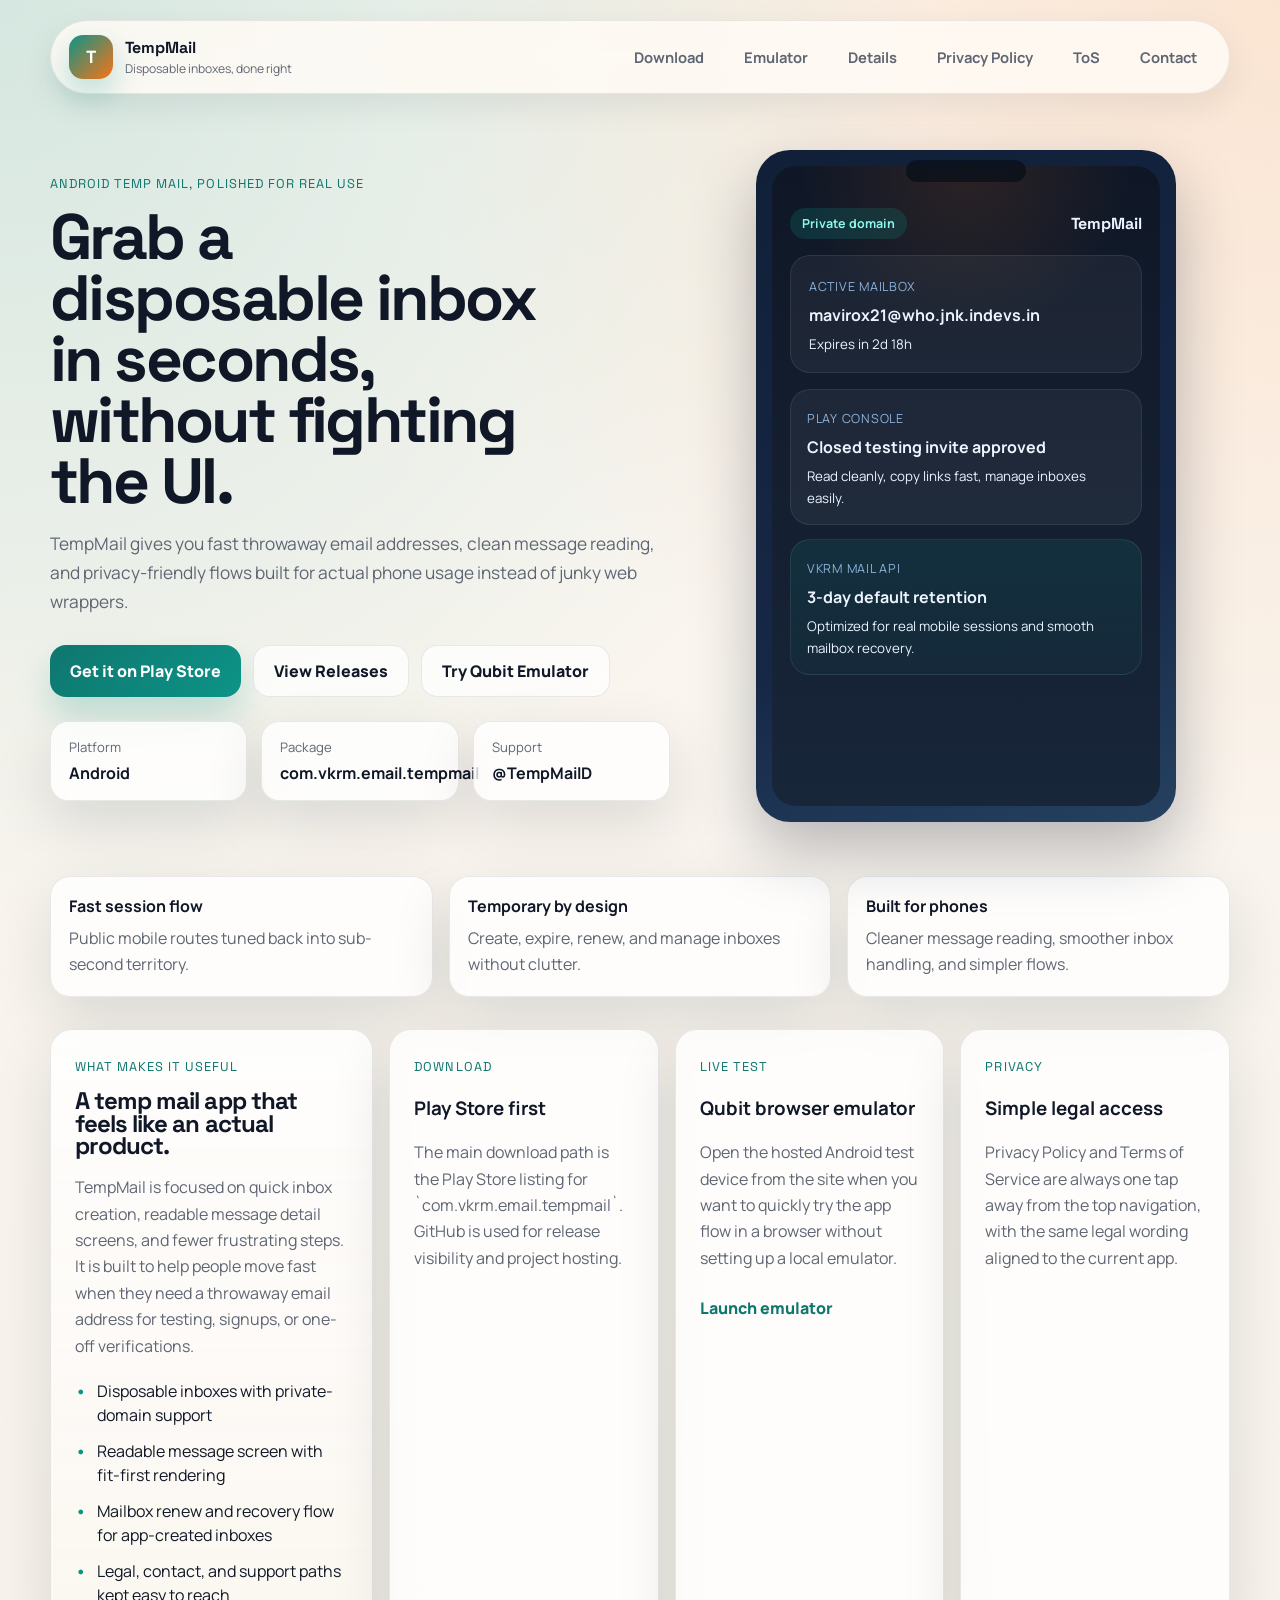
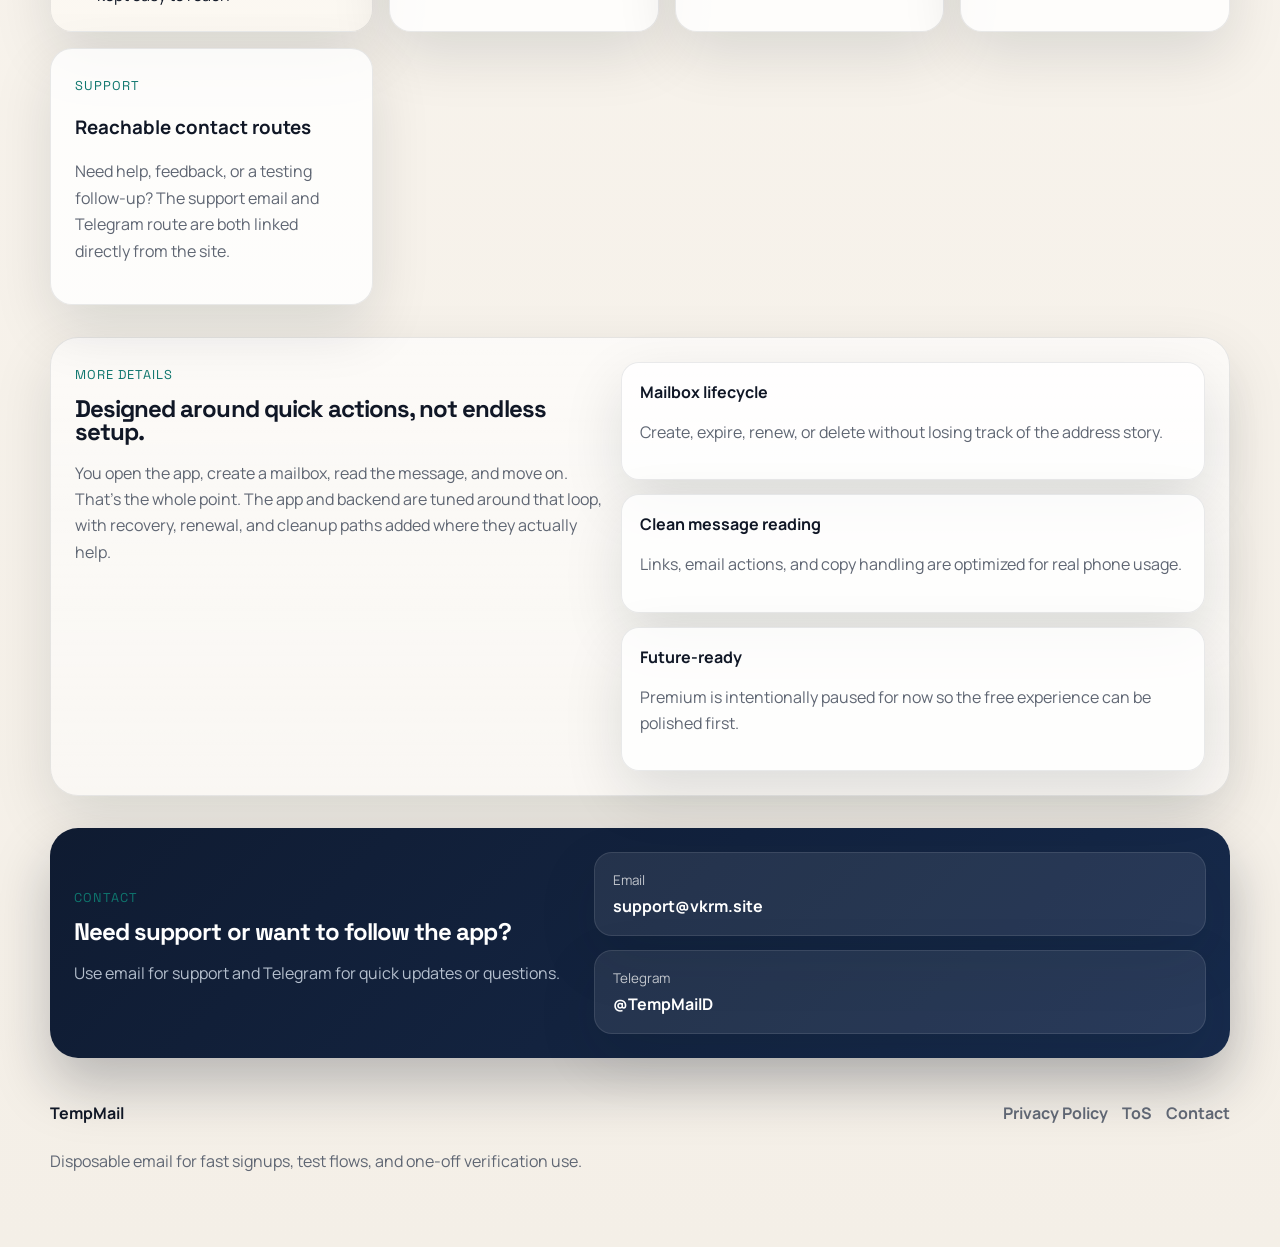
<file: index.html>
<!doctype html>
<html lang="en">
  <head>
    <meta charset="UTF-8" />
    <meta name="viewport" content="width=device-width, initial-scale=1.0" />
    <title>TempMail | Fast Temporary Email for Android</title>
    <meta
      name="description"
      content="TempMail is a fast Android temporary email app with disposable inboxes, smooth message reading, privacy-first design, and instant Play Store access."
    />
    <meta property="og:title" content="TempMail | Fast Temporary Email for Android" />
    <meta
      property="og:description"
      content="Disposable email addresses, smooth inbox handling, and a clean Android experience."
    />
    <meta property="og:type" content="website" />
    <meta property="theme-color" content="#0e1726" />
    <link rel="preconnect" href="https://fonts.googleapis.com" />
    <link rel="preconnect" href="https://fonts.gstatic.com" crossorigin />
    <link
      href="https://fonts.googleapis.com/css2?family=Manrope:wght@400;500;600;700;800&family=Space+Grotesk:wght@500;700&display=swap"
      rel="stylesheet"
    />
    <link rel="icon" href="assets/favicon.svg" type="image/svg+xml" />
    <link rel="stylesheet" href="styles.css" />
  </head>
  <body>
    <div class="site-shell">
      <header class="topbar">
        <a class="brand" href="index.html" aria-label="TempMail home">
          <span class="brand-mark">T</span>
          <span class="brand-copy">
            <strong>TempMail</strong>
            <small>Disposable inboxes, done right</small>
          </span>
        </a>

        <button class="menu-toggle" type="button" aria-label="Toggle menu" data-menu-toggle>
          <span></span>
          <span></span>
          <span></span>
        </button>

        <nav class="nav" data-nav>
          <a href="#download">Download</a>
          <a href="https://vkrm1y.vkrm.site/phone" target="_blank" rel="noreferrer">Emulator</a>
          <a href="#details">Details</a>
          <a href="privacy-policy.html">Privacy Policy</a>
          <a href="terms-of-service.html">ToS</a>
          <a href="#contact">Contact</a>
        </nav>
      </header>

      <main>
        <section class="hero">
          <div class="hero-copy">
            <span class="eyebrow">Android temp mail, polished for real use</span>
            <h1>Grab a disposable inbox in seconds, without fighting the UI.</h1>
            <p class="lead">
              TempMail gives you fast throwaway email addresses, clean message reading, and
              privacy-friendly flows built for actual phone usage instead of junky web wrappers.
            </p>

            <div class="cta-row" id="download">
              <a
                class="button button-primary"
                href="https://play.google.com/store/apps/details?id=com.vkrm.email.tempmail"
                target="_blank"
                rel="noreferrer"
              >
                Get it on Play Store
              </a>
              <a
                class="button button-secondary"
                href="https://github.com/vkrmv121/TempMail-App/releases"
                target="_blank"
                rel="noreferrer"
              >
                View Releases
              </a>
              <a
                class="button button-secondary"
                href="https://vkrm1y.vkrm.site/phone"
                target="_blank"
                rel="noreferrer"
              >
                Try Qubit Emulator
              </a>
            </div>

            <div class="meta-row">
              <article class="meta-card">
                <span>Platform</span>
                <strong>Android</strong>
              </article>
              <article class="meta-card">
                <span>Package</span>
                <strong>com.vkrm.email.tempmail</strong>
              </article>
              <article class="meta-card">
                <span>Support</span>
                <strong>@TempMailD</strong>
              </article>
            </div>
          </div>

          <div class="hero-preview" aria-hidden="true">
            <div class="device">
              <div class="device-notch"></div>
              <div class="device-screen">
                <div class="screen-header">
                  <span class="pill">Private domain</span>
                  <span class="screen-title">TempMail</span>
                </div>
                <div class="mail-card mail-card-main">
                  <span class="mail-label">Active mailbox</span>
                  <strong>mavirox21@who.jnk.indevs.in</strong>
                  <small>Expires in 2d 18h</small>
                </div>
                <div class="message-stack">
                  <article class="message-card">
                    <span class="message-source">Play Console</span>
                    <strong>Closed testing invite approved</strong>
                    <small>Read cleanly, copy links fast, manage inboxes easily.</small>
                  </article>
                  <article class="message-card accent">
                    <span class="message-source">VKRM Mail API</span>
                    <strong>3-day default retention</strong>
                    <small>Optimized for real mobile sessions and smooth mailbox recovery.</small>
                  </article>
                </div>
              </div>
            </div>
          </div>
        </section>

        <section class="stat-strip">
          <article>
            <strong>Fast session flow</strong>
            <span>Public mobile routes tuned back into sub-second territory.</span>
          </article>
          <article>
            <strong>Temporary by design</strong>
            <span>Create, expire, renew, and manage inboxes without clutter.</span>
          </article>
          <article>
            <strong>Built for phones</strong>
            <span>Cleaner message reading, smoother inbox handling, and simpler flows.</span>
          </article>
        </section>

        <section class="details-grid" id="details">
          <article class="feature-card feature-card-large">
            <span class="card-kicker">What makes it useful</span>
            <h2>A temp mail app that feels like an actual product.</h2>
            <p>
              TempMail is focused on quick inbox creation, readable message detail screens, and
              fewer frustrating steps. It is built to help people move fast when they need a
              throwaway email address for testing, signups, or one-off verifications.
            </p>
            <ul class="check-list">
              <li>Disposable inboxes with private-domain support</li>
              <li>Readable message screen with fit-first rendering</li>
              <li>Mailbox renew and recovery flow for app-created inboxes</li>
              <li>Legal, contact, and support paths kept easy to reach</li>
            </ul>
          </article>

          <article class="feature-card">
            <span class="card-kicker">Download</span>
            <h3>Play Store first</h3>
            <p>
              The main download path is the Play Store listing for `com.vkrm.email.tempmail`. GitHub is
              used for release visibility and project hosting.
            </p>
          </article>

          <article class="feature-card">
            <span class="card-kicker">Live test</span>
            <h3>Qubit browser emulator</h3>
            <p>
              Open the hosted Android test device from the site when you want to quickly try the
              app flow in a browser without setting up a local emulator.
            </p>
            <a
              class="inline-link"
              href="https://vkrm1y.vkrm.site/phone"
              target="_blank"
              rel="noreferrer"
            >
              Launch emulator
            </a>
          </article>

          <article class="feature-card">
            <span class="card-kicker">Privacy</span>
            <h3>Simple legal access</h3>
            <p>
              Privacy Policy and Terms of Service are always one tap away from the top navigation,
              with the same legal wording aligned to the current app.
            </p>
          </article>

          <article class="feature-card">
            <span class="card-kicker">Support</span>
            <h3>Reachable contact routes</h3>
            <p>
              Need help, feedback, or a testing follow-up? The support email and Telegram route are
              both linked directly from the site.
            </p>
          </article>
        </section>

        <section class="showcase">
          <div class="showcase-copy">
            <span class="card-kicker">More details</span>
            <h2>Designed around quick actions, not endless setup.</h2>
            <p>
              You open the app, create a mailbox, read the message, and move on. That’s the whole
              point. The app and backend are tuned around that loop, with recovery, renewal, and
              cleanup paths added where they actually help.
            </p>
          </div>

          <div class="showcase-panels">
            <article class="mini-panel">
              <strong>Mailbox lifecycle</strong>
              <p>Create, expire, renew, or delete without losing track of the address story.</p>
            </article>
            <article class="mini-panel">
              <strong>Clean message reading</strong>
              <p>Links, email actions, and copy handling are optimized for real phone usage.</p>
            </article>
            <article class="mini-panel">
              <strong>Future-ready</strong>
              <p>Premium is intentionally paused for now so the free experience can be polished first.</p>
            </article>
          </div>
        </section>

        <section class="contact-band" id="contact">
          <div>
            <span class="card-kicker">Contact</span>
            <h2>Need support or want to follow the app?</h2>
            <p>Use email for support and Telegram for quick updates or questions.</p>
          </div>

          <div class="contact-actions">
            <a class="contact-card" href="mailto:support@vkrm.site?subject=TempMail%20Support">
              <span>Email</span>
              <strong>support@vkrm.site</strong>
            </a>
            <a
              class="contact-card"
              href="https://tempmailD.t.me"
              target="_blank"
              rel="noreferrer"
            >
              <span>Telegram</span>
              <strong>@TempMailD</strong>
            </a>
          </div>
        </section>
      </main>

      <footer class="footer">
        <div>
          <strong>TempMail</strong>
          <p>Disposable email for fast signups, test flows, and one-off verification use.</p>
        </div>

        <nav class="footer-links" aria-label="Footer links">
          <a href="privacy-policy.html">Privacy Policy</a>
          <a href="terms-of-service.html">ToS</a>
          <a href="#contact">Contact</a>
        </nav>
      </footer>
    </div>

    <script src="script.js"></script>
  </body>
</html>
</file>
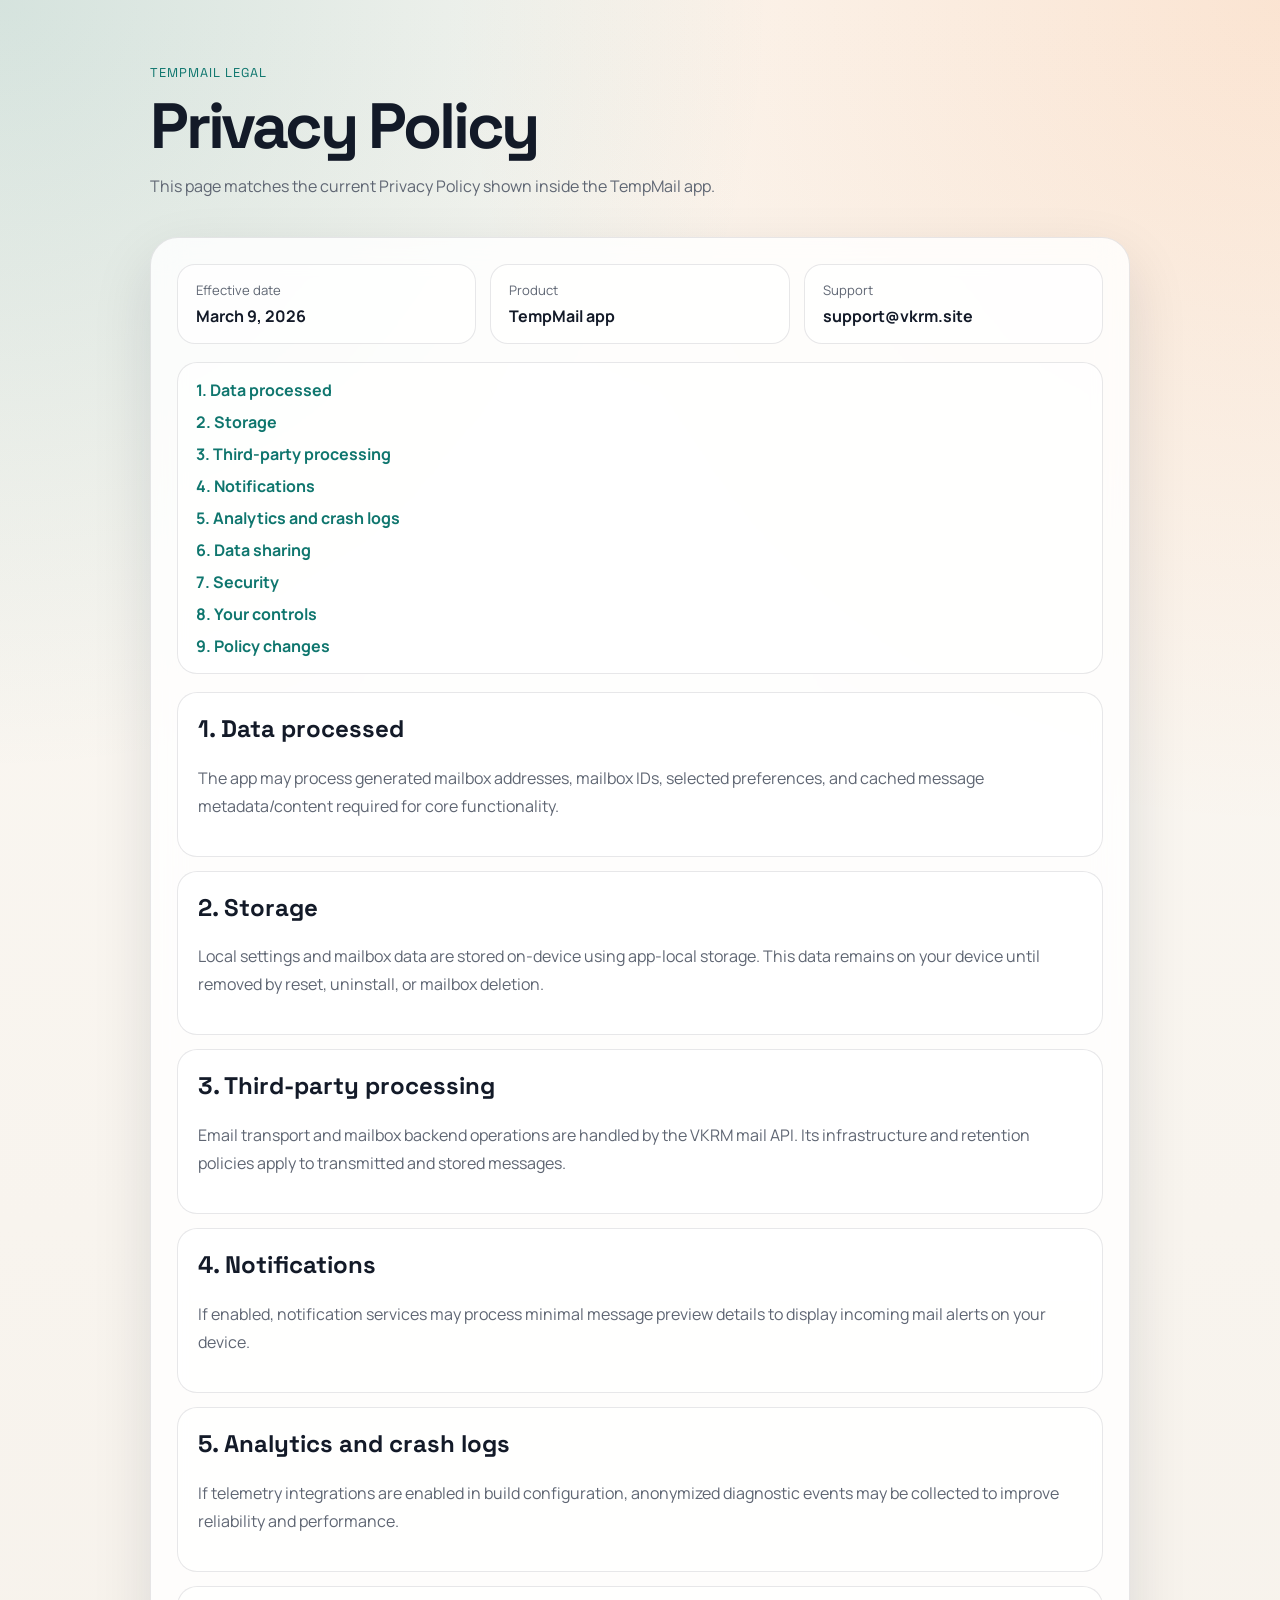
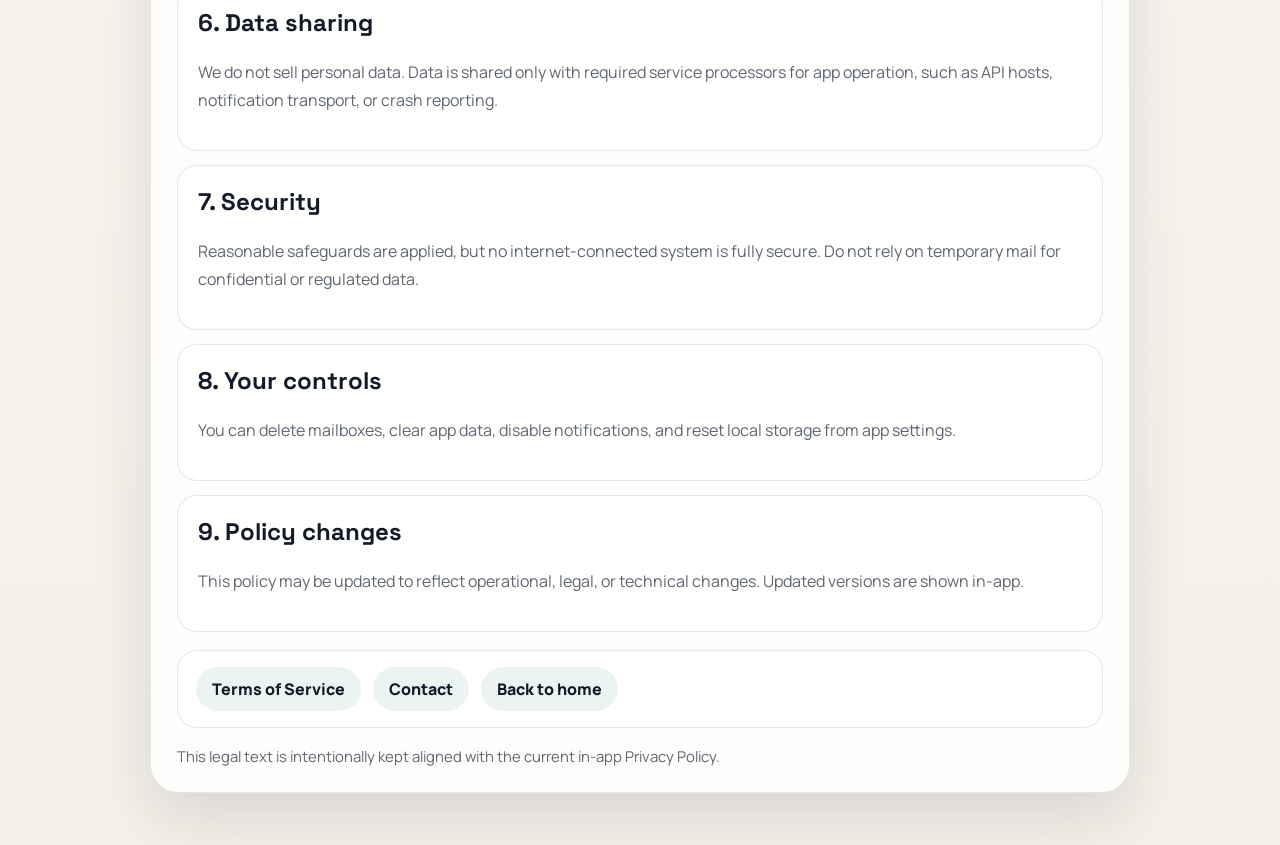
<file: privacy-policy.html>
<!doctype html>
<html lang="en">
  <head>
    <meta charset="UTF-8" />
    <meta name="viewport" content="width=device-width, initial-scale=1.0" />
    <title>TempMail Privacy Policy</title>
    <meta
      name="description"
      content="Privacy Policy for the TempMail app, aligned with the in-app legal dialog."
    />
    <link rel="preconnect" href="https://fonts.googleapis.com" />
    <link rel="preconnect" href="https://fonts.gstatic.com" crossorigin />
    <link
      href="https://fonts.googleapis.com/css2?family=Manrope:wght@400;500;600;700;800&family=Space+Grotesk:wght@500;700&display=swap"
      rel="stylesheet"
    />
    <link rel="icon" href="assets/favicon.svg" type="image/svg+xml" />
    <link rel="stylesheet" href="legal.css" />
  </head>
  <body>
    <main class="page">
      <header class="hero">
        <span class="eyebrow">TempMail Legal</span>
        <h1>Privacy Policy</h1>
        <p class="subtitle">
          This page matches the current Privacy Policy shown inside the TempMail app.
        </p>
      </header>

      <section class="panel">
        <div class="meta">
          <article class="meta-card">
            <span>Effective date</span>
            <strong>March 9, 2026</strong>
          </article>
          <article class="meta-card">
            <span>Product</span>
            <strong>TempMail app</strong>
          </article>
          <article class="meta-card">
            <span>Support</span>
            <strong>support@vkrm.site</strong>
          </article>
        </div>

        <nav class="toc" aria-label="Privacy sections">
          <a href="#data-processed">1. Data processed</a>
          <a href="#storage">2. Storage</a>
          <a href="#third-party-processing">3. Third-party processing</a>
          <a href="#notifications">4. Notifications</a>
          <a href="#analytics-crash-logs">5. Analytics and crash logs</a>
          <a href="#data-sharing">6. Data sharing</a>
          <a href="#security">7. Security</a>
          <a href="#your-controls">8. Your controls</a>
          <a href="#policy-changes">9. Policy changes</a>
        </nav>

        <section class="section" id="data-processed">
          <h2>1. Data processed</h2>
          <p>
            The app may process generated mailbox addresses, mailbox IDs, selected preferences, and
            cached message metadata/content required for core functionality.
          </p>
        </section>

        <section class="section" id="storage">
          <h2>2. Storage</h2>
          <p>
            Local settings and mailbox data are stored on-device using app-local storage. This data
            remains on your device until removed by reset, uninstall, or mailbox deletion.
          </p>
        </section>

        <section class="section" id="third-party-processing">
          <h2>3. Third-party processing</h2>
          <p>
            Email transport and mailbox backend operations are handled by the VKRM mail API. Its
            infrastructure and retention policies apply to transmitted and stored messages.
          </p>
        </section>

        <section class="section" id="notifications">
          <h2>4. Notifications</h2>
          <p>
            If enabled, notification services may process minimal message preview details to display
            incoming mail alerts on your device.
          </p>
        </section>

        <section class="section" id="analytics-crash-logs">
          <h2>5. Analytics and crash logs</h2>
          <p>
            If telemetry integrations are enabled in build configuration, anonymized diagnostic
            events may be collected to improve reliability and performance.
          </p>
        </section>

        <section class="section" id="data-sharing">
          <h2>6. Data sharing</h2>
          <p>
            We do not sell personal data. Data is shared only with required service processors for
            app operation, such as API hosts, notification transport, or crash reporting.
          </p>
        </section>

        <section class="section" id="security">
          <h2>7. Security</h2>
          <p>
            Reasonable safeguards are applied, but no internet-connected system is fully secure. Do
            not rely on temporary mail for confidential or regulated data.
          </p>
        </section>

        <section class="section" id="your-controls">
          <h2>8. Your controls</h2>
          <p>
            You can delete mailboxes, clear app data, disable notifications, and reset local
            storage from app settings.
          </p>
        </section>

        <section class="section" id="policy-changes">
          <h2>9. Policy changes</h2>
          <p>
            This policy may be updated to reflect operational, legal, or technical changes. Updated
            versions are shown in-app.
          </p>
        </section>

        <nav class="nav" aria-label="Legal links">
          <a href="terms-of-service.html">Terms of Service</a>
          <a href="index.html#contact">Contact</a>
          <a href="index.html">Back to home</a>
        </nav>

        <p class="footer-note">
          This legal text is intentionally kept aligned with the current in-app Privacy Policy.
        </p>
      </section>
    </main>
  </body>
</html>
</file>
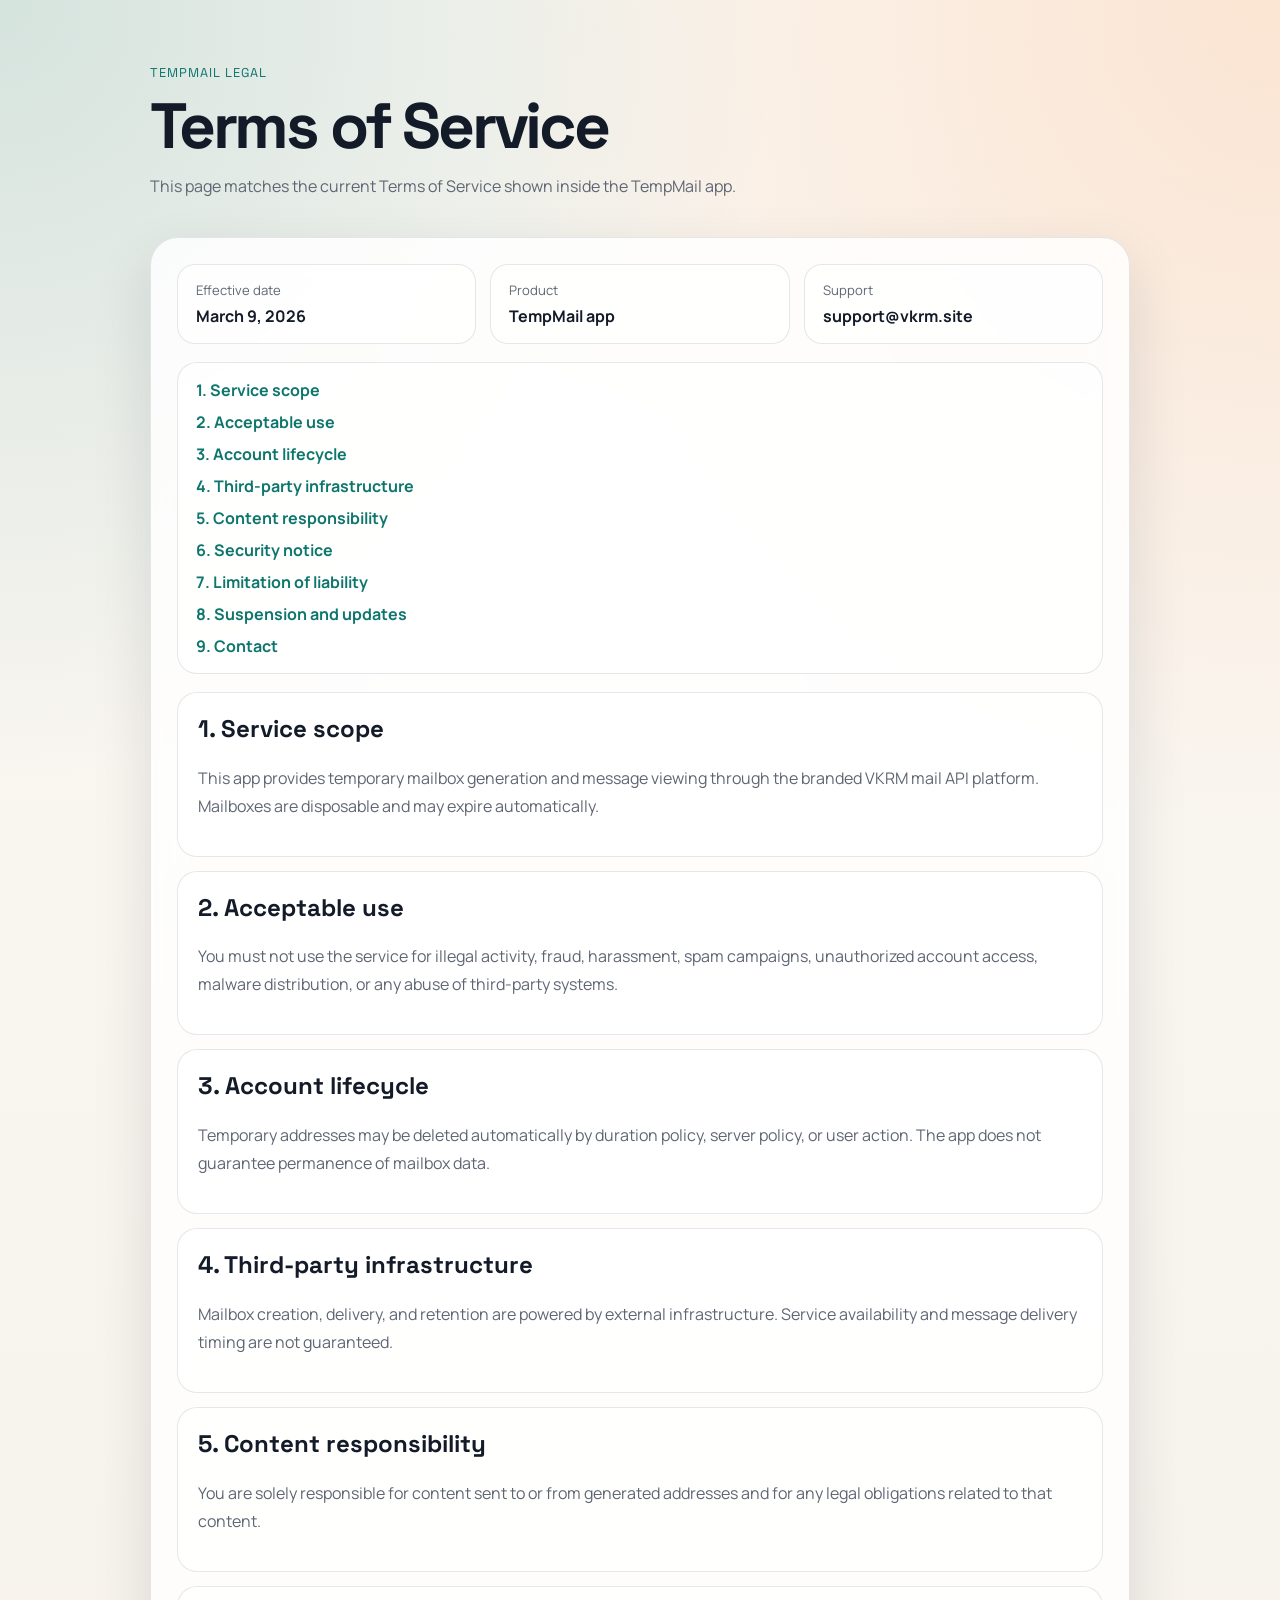
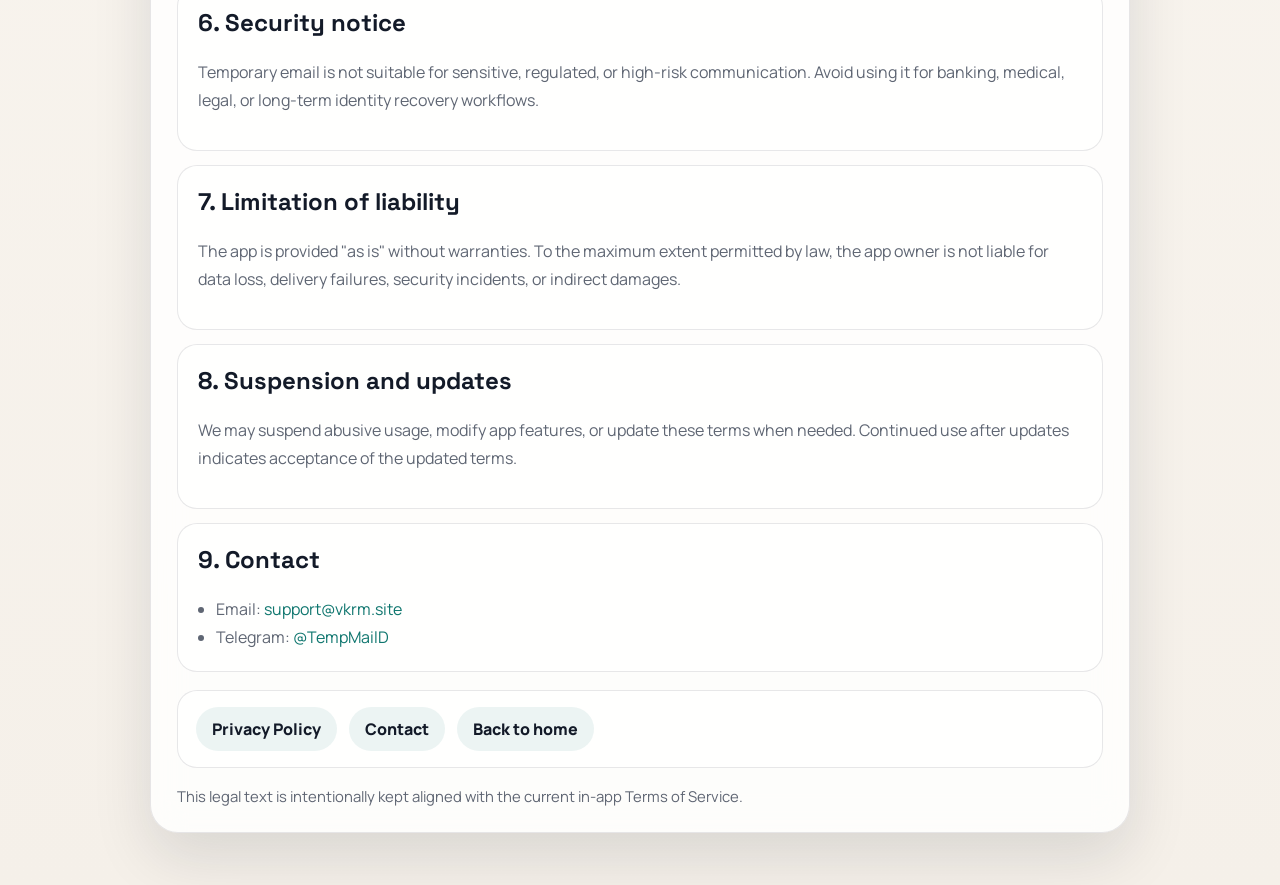
<file: terms-of-service.html>
<!doctype html>
<html lang="en">
  <head>
    <meta charset="UTF-8" />
    <meta name="viewport" content="width=device-width, initial-scale=1.0" />
    <title>TempMail Terms of Service</title>
    <meta
      name="description"
      content="Terms of Service for the TempMail app, aligned with the in-app legal dialog."
    />
    <link rel="preconnect" href="https://fonts.googleapis.com" />
    <link rel="preconnect" href="https://fonts.gstatic.com" crossorigin />
    <link
      href="https://fonts.googleapis.com/css2?family=Manrope:wght@400;500;600;700;800&family=Space+Grotesk:wght@500;700&display=swap"
      rel="stylesheet"
    />
    <link rel="icon" href="assets/favicon.svg" type="image/svg+xml" />
    <link rel="stylesheet" href="legal.css" />
  </head>
  <body>
    <main class="page">
      <header class="hero">
        <span class="eyebrow">TempMail Legal</span>
        <h1>Terms of Service</h1>
        <p class="subtitle">
          This page matches the current Terms of Service shown inside the TempMail app.
        </p>
      </header>

      <section class="panel">
        <div class="meta">
          <article class="meta-card">
            <span>Effective date</span>
            <strong>March 9, 2026</strong>
          </article>
          <article class="meta-card">
            <span>Product</span>
            <strong>TempMail app</strong>
          </article>
          <article class="meta-card">
            <span>Support</span>
            <strong>support@vkrm.site</strong>
          </article>
        </div>

        <nav class="toc" aria-label="Terms sections">
          <a href="#scope">1. Service scope</a>
          <a href="#acceptable-use">2. Acceptable use</a>
          <a href="#account-lifecycle">3. Account lifecycle</a>
          <a href="#third-party-infrastructure">4. Third-party infrastructure</a>
          <a href="#content-responsibility">5. Content responsibility</a>
          <a href="#security-notice">6. Security notice</a>
          <a href="#limitation-of-liability">7. Limitation of liability</a>
          <a href="#suspension-updates">8. Suspension and updates</a>
          <a href="#contact">9. Contact</a>
        </nav>

        <section class="section" id="scope">
          <h2>1. Service scope</h2>
          <p>
            This app provides temporary mailbox generation and message viewing through the branded
            VKRM mail API platform. Mailboxes are disposable and may expire automatically.
          </p>
        </section>

        <section class="section" id="acceptable-use">
          <h2>2. Acceptable use</h2>
          <p>
            You must not use the service for illegal activity, fraud, harassment, spam campaigns,
            unauthorized account access, malware distribution, or any abuse of third-party systems.
          </p>
        </section>

        <section class="section" id="account-lifecycle">
          <h2>3. Account lifecycle</h2>
          <p>
            Temporary addresses may be deleted automatically by duration policy, server policy, or
            user action. The app does not guarantee permanence of mailbox data.
          </p>
        </section>

        <section class="section" id="third-party-infrastructure">
          <h2>4. Third-party infrastructure</h2>
          <p>
            Mailbox creation, delivery, and retention are powered by external infrastructure. Service
            availability and message delivery timing are not guaranteed.
          </p>
        </section>

        <section class="section" id="content-responsibility">
          <h2>5. Content responsibility</h2>
          <p>
            You are solely responsible for content sent to or from generated addresses and for any
            legal obligations related to that content.
          </p>
        </section>

        <section class="section" id="security-notice">
          <h2>6. Security notice</h2>
          <p>
            Temporary email is not suitable for sensitive, regulated, or high-risk communication.
            Avoid using it for banking, medical, legal, or long-term identity recovery workflows.
          </p>
        </section>

        <section class="section" id="limitation-of-liability">
          <h2>7. Limitation of liability</h2>
          <p>
            The app is provided &quot;as is&quot; without warranties. To the maximum extent permitted
            by law, the app owner is not liable for data loss, delivery failures, security incidents,
            or indirect damages.
          </p>
        </section>

        <section class="section" id="suspension-updates">
          <h2>8. Suspension and updates</h2>
          <p>
            We may suspend abusive usage, modify app features, or update these terms when needed.
            Continued use after updates indicates acceptance of the updated terms.
          </p>
        </section>

        <section class="section" id="contact">
          <h2>9. Contact</h2>
          <ul class="contact-list">
            <li>Email: <a href="mailto:support@vkrm.site">support@vkrm.site</a></li>
            <li>Telegram: <a href="https://tempmailD.t.me">@TempMailD</a></li>
          </ul>
        </section>

        <nav class="nav" aria-label="Legal links">
          <a href="privacy-policy.html">Privacy Policy</a>
          <a href="index.html#contact">Contact</a>
          <a href="index.html">Back to home</a>
        </nav>

        <p class="footer-note">
          This legal text is intentionally kept aligned with the current in-app Terms of Service.
        </p>
      </section>
    </main>
  </body>
</html>
</file>
<file: styles.css>
:root {
  --bg: #f4efe7;
  --panel: rgba(255, 255, 255, 0.8);
  --panel-strong: #fffdf8;
  --ink: #101726;
  --muted: #5f6673;
  --line: rgba(16, 23, 38, 0.09);
  --brand: #0d9488;
  --brand-deep: #0f766e;
  --accent: #f97316;
  --shadow: 0 22px 60px rgba(12, 23, 37, 0.12);
  --radius-xl: 28px;
  --radius-lg: 22px;
  --radius-md: 16px;
  --content: 1180px;
}

* {
  box-sizing: border-box;
}

html {
  scroll-behavior: smooth;
}

body {
  margin: 0;
  font-family: "Manrope", sans-serif;
  color: var(--ink);
  background:
    radial-gradient(circle at top left, rgba(13, 148, 136, 0.16), transparent 30%),
    radial-gradient(circle at top right, rgba(249, 115, 22, 0.14), transparent 28%),
    linear-gradient(180deg, #fbf7f1 0%, #f4efe7 100%);
}

a {
  color: inherit;
  text-decoration: none;
}

.site-shell {
  width: min(calc(100% - 32px), var(--content));
  margin: 0 auto;
  padding: 20px 0 48px;
}

.topbar {
  position: sticky;
  top: 14px;
  z-index: 20;
  display: flex;
  align-items: center;
  justify-content: space-between;
  gap: 16px;
  padding: 14px 18px;
  border: 1px solid var(--line);
  border-radius: 999px;
  background: rgba(255, 251, 245, 0.86);
  backdrop-filter: blur(18px);
  box-shadow: 0 12px 32px rgba(16, 23, 38, 0.08);
}

.brand {
  display: inline-flex;
  align-items: center;
  gap: 12px;
  min-width: 0;
}

.brand-mark {
  display: grid;
  place-items: center;
  width: 44px;
  height: 44px;
  border-radius: 14px;
  background: linear-gradient(135deg, var(--brand), var(--accent));
  color: white;
  font-family: "Space Grotesk", sans-serif;
  font-weight: 700;
  font-size: 1.1rem;
  box-shadow: 0 14px 30px rgba(13, 148, 136, 0.28);
}

.brand-copy {
  display: flex;
  flex-direction: column;
  gap: 2px;
}

.brand-copy strong {
  font-family: "Space Grotesk", sans-serif;
  font-size: 1rem;
}

.brand-copy small {
  color: var(--muted);
  font-size: 0.76rem;
}

.nav {
  display: flex;
  align-items: center;
  gap: 12px;
}

.nav a {
  padding: 10px 14px;
  border-radius: 999px;
  color: var(--muted);
  font-weight: 700;
  font-size: 0.92rem;
  transition: background 180ms ease, color 180ms ease, transform 180ms ease;
}

.nav a:hover {
  background: rgba(13, 148, 136, 0.1);
  color: var(--ink);
  transform: translateY(-1px);
}

.menu-toggle {
  display: none;
  border: 0;
  background: transparent;
  padding: 8px;
  cursor: pointer;
}

.menu-toggle span {
  display: block;
  width: 22px;
  height: 2px;
  border-radius: 999px;
  background: var(--ink);
}

.menu-toggle span + span {
  margin-top: 4px;
}

.hero {
  display: grid;
  grid-template-columns: 1.08fr 0.92fr;
  gap: 32px;
  align-items: center;
  padding: 56px 0 44px;
}

.eyebrow,
.card-kicker {
  display: inline-flex;
  align-items: center;
  gap: 8px;
  color: var(--brand-deep);
  font-family: "Space Grotesk", sans-serif;
  font-size: 0.8rem;
  letter-spacing: 0.08em;
  text-transform: uppercase;
}

.hero h1,
.details-grid h2,
.showcase h2,
.contact-band h2 {
  margin: 14px 0 16px;
  line-height: 0.95;
  letter-spacing: -0.04em;
  font-family: "Space Grotesk", sans-serif;
}

.hero h1 {
  font-size: clamp(3rem, 5vw, 5.5rem);
  max-width: 12ch;
}

.lead {
  max-width: 58ch;
  color: var(--muted);
  font-size: 1.08rem;
  line-height: 1.7;
}

.cta-row {
  display: flex;
  flex-wrap: wrap;
  gap: 12px;
  margin: 28px 0 24px;
}

.button {
  display: inline-flex;
  align-items: center;
  justify-content: center;
  min-height: 52px;
  padding: 0 20px;
  border-radius: 16px;
  font-weight: 800;
  transition: transform 180ms ease, box-shadow 180ms ease, background 180ms ease;
}

.button:hover {
  transform: translateY(-2px);
}

.button-primary {
  color: white;
  background: linear-gradient(135deg, var(--brand-deep), var(--brand));
  box-shadow: 0 18px 32px rgba(13, 148, 136, 0.22);
}

.button-secondary {
  border: 1px solid var(--line);
  background: rgba(255, 255, 255, 0.75);
}

.meta-row {
  display: grid;
  grid-template-columns: repeat(3, minmax(0, 1fr));
  gap: 14px;
  max-width: 700px;
}

.meta-card,
.feature-card,
.mini-panel,
.contact-card,
.stat-strip article {
  border: 1px solid var(--line);
  background: var(--panel);
  box-shadow: var(--shadow);
}

.meta-card {
  padding: 16px 18px;
  border-radius: 18px;
}

.meta-card span {
  display: block;
  margin-bottom: 6px;
  color: var(--muted);
  font-size: 0.82rem;
}

.hero-preview {
  display: flex;
  justify-content: center;
}

.device {
  position: relative;
  width: min(100%, 420px);
  padding: 16px;
  border-radius: 34px;
  background: linear-gradient(160deg, #112038, #172847 65%, #254260);
  box-shadow: 0 28px 64px rgba(16, 23, 38, 0.28);
}

.device-notch {
  position: absolute;
  inset: 10px auto auto 50%;
  transform: translateX(-50%);
  width: 120px;
  height: 22px;
  border-radius: 999px;
  background: rgba(7, 13, 24, 0.7);
}

.device-screen {
  min-height: 640px;
  padding: 42px 18px 18px;
  border-radius: 24px;
  background:
    radial-gradient(circle at top, rgba(249, 115, 22, 0.12), transparent 25%),
    linear-gradient(180deg, #0f1726 0%, #18263a 100%);
  color: #ebf4ff;
}

.screen-header {
  display: flex;
  align-items: center;
  justify-content: space-between;
  margin-bottom: 16px;
}

.pill {
  padding: 7px 12px;
  border-radius: 999px;
  background: rgba(13, 148, 136, 0.2);
  color: #8ef7ec;
  font-size: 0.78rem;
  font-weight: 700;
}

.screen-title {
  font-family: "Space Grotesk", sans-serif;
  font-weight: 700;
}

.mail-card,
.message-card {
  border: 1px solid rgba(255, 255, 255, 0.08);
  border-radius: 20px;
  background: rgba(255, 255, 255, 0.05);
}

.mail-card {
  padding: 18px;
}

.mail-card strong,
.message-card strong {
  display: block;
  margin: 8px 0 6px;
}

.mail-label,
.message-source {
  color: #8db1d9;
  font-size: 0.78rem;
  text-transform: uppercase;
  letter-spacing: 0.06em;
}

.message-stack {
  display: grid;
  gap: 14px;
  margin-top: 16px;
}

.message-card {
  padding: 16px;
}

.message-card.accent {
  background: linear-gradient(180deg, rgba(13, 148, 136, 0.14), rgba(13, 148, 136, 0.06));
}

.stat-strip {
  display: grid;
  grid-template-columns: repeat(3, minmax(0, 1fr));
  gap: 16px;
  margin: 10px 0 32px;
}

.stat-strip article {
  padding: 18px;
  border-radius: 20px;
}

.stat-strip strong {
  display: block;
  margin-bottom: 8px;
}

.stat-strip span,
.feature-card p,
.showcase-copy p,
.mini-panel p,
.contact-band p,
.footer p {
  color: var(--muted);
  line-height: 1.65;
}

.details-grid {
  display: grid;
  grid-template-columns: 1.2fr repeat(3, 1fr);
  gap: 16px;
  margin: 32px 0;
}

.feature-card {
  padding: 24px;
  border-radius: var(--radius-lg);
}

.feature-card-large {
  grid-column: span 1;
  background: linear-gradient(180deg, rgba(255, 255, 255, 0.88), rgba(251, 247, 241, 0.95));
}

.check-list {
  margin: 20px 0 0;
  padding: 0;
  list-style: none;
  display: grid;
  gap: 12px;
}

.check-list li {
  position: relative;
  padding-left: 22px;
  line-height: 1.5;
}

.check-list li::before {
  content: "•";
  position: absolute;
  left: 0;
  color: var(--brand);
  font-weight: 800;
}

.inline-link {
  display: inline-flex;
  margin-top: 10px;
  color: var(--brand-deep);
  font-weight: 800;
}

.inline-link:hover {
  text-decoration: underline;
}

.showcase {
  display: grid;
  grid-template-columns: 0.95fr 1.05fr;
  gap: 18px;
  margin: 32px 0;
  padding: 24px;
  border-radius: var(--radius-xl);
  background: linear-gradient(180deg, rgba(255, 255, 255, 0.64), rgba(255, 255, 255, 0.48));
  border: 1px solid var(--line);
  box-shadow: var(--shadow);
}

.showcase-panels {
  display: grid;
  gap: 14px;
}

.mini-panel {
  padding: 18px;
  border-radius: 18px;
}

.mini-panel strong {
  display: block;
  margin-bottom: 8px;
}

.contact-band {
  display: grid;
  grid-template-columns: 0.9fr 1.1fr;
  gap: 20px;
  align-items: center;
  margin: 32px 0 20px;
  padding: 24px;
  border-radius: var(--radius-xl);
  background: linear-gradient(135deg, #0f1b31, #172b4d);
  color: white;
  box-shadow: 0 28px 56px rgba(16, 23, 38, 0.26);
}

.contact-band p {
  color: rgba(235, 244, 255, 0.75);
}

.contact-actions {
  display: grid;
  gap: 14px;
}

.contact-card {
  padding: 18px;
  border-radius: 18px;
  background: rgba(255, 255, 255, 0.08);
  border-color: rgba(255, 255, 255, 0.1);
  color: white;
}

.contact-card span {
  display: block;
  margin-bottom: 6px;
  color: rgba(255, 255, 255, 0.72);
  font-size: 0.84rem;
}

.footer {
  display: flex;
  align-items: flex-start;
  justify-content: space-between;
  gap: 20px;
  padding: 24px 0 8px;
}

.footer strong {
  display: inline-block;
  margin-bottom: 8px;
}

.footer-links {
  display: flex;
  flex-wrap: wrap;
  gap: 14px;
}

.footer-links a {
  color: var(--muted);
  font-weight: 700;
}

@media (max-width: 1100px) {
  .hero,
  .showcase,
  .contact-band {
    grid-template-columns: 1fr;
  }

  .details-grid {
    grid-template-columns: repeat(2, minmax(0, 1fr));
  }

  .feature-card-large {
    grid-column: 1 / -1;
  }
}

@media (max-width: 760px) {
  .site-shell {
    width: min(calc(100% - 22px), var(--content));
  }

  .topbar {
    border-radius: 26px;
    padding: 14px;
  }

  .menu-toggle {
    display: inline-flex;
    flex-direction: column;
    justify-content: center;
  }

  .nav {
    position: absolute;
    top: calc(100% + 10px);
    right: 0;
    left: 0;
    display: none;
    flex-direction: column;
    align-items: stretch;
    padding: 10px;
    border: 1px solid var(--line);
    border-radius: 22px;
    background: rgba(255, 251, 245, 0.96);
    box-shadow: var(--shadow);
  }

  .nav.is-open {
    display: flex;
  }

  .hero {
    padding-top: 34px;
  }

  .hero h1 {
    max-width: 100%;
  }

  .meta-row,
  .stat-strip,
  .details-grid {
    grid-template-columns: 1fr;
  }

  .footer {
    flex-direction: column;
  }
}
</file>
<file: legal.css>
:root {
  --bg: #f5f0e9;
  --ink: #131a28;
  --muted: #5f6673;
  --panel: rgba(255, 255, 255, 0.82);
  --line: rgba(19, 26, 40, 0.1);
  --brand: #0f766e;
  --accent: #f97316;
  --shadow: 0 24px 60px rgba(19, 26, 40, 0.12);
}

* {
  box-sizing: border-box;
}

html {
  scroll-behavior: smooth;
}

body {
  margin: 0;
  font-family: "Manrope", sans-serif;
  color: var(--ink);
  background:
    radial-gradient(circle at top left, rgba(15, 118, 110, 0.16), transparent 28%),
    radial-gradient(circle at top right, rgba(249, 115, 22, 0.15), transparent 30%),
    linear-gradient(180deg, #fbf8f3 0%, var(--bg) 100%);
}

a {
  color: var(--brand);
  text-decoration: none;
}

.page {
  width: min(calc(100% - 32px), 980px);
  margin: 0 auto;
  padding: 42px 0 52px;
}

.hero {
  padding: 18px 0 20px;
}

.eyebrow {
  display: inline-block;
  color: var(--brand);
  font-family: "Space Grotesk", sans-serif;
  font-size: 0.8rem;
  letter-spacing: 0.08em;
  text-transform: uppercase;
}

.hero h1 {
  margin: 14px 0 12px;
  font-family: "Space Grotesk", sans-serif;
  font-size: clamp(2.5rem, 5vw, 4.2rem);
  letter-spacing: -0.05em;
  line-height: 0.96;
}

.subtitle {
  max-width: 60ch;
  color: var(--muted);
  line-height: 1.7;
}

.panel {
  padding: 26px;
  border-radius: 28px;
  border: 1px solid var(--line);
  background: var(--panel);
  box-shadow: var(--shadow);
  backdrop-filter: blur(16px);
}

.meta {
  display: grid;
  grid-template-columns: repeat(3, minmax(0, 1fr));
  gap: 14px;
  margin-bottom: 18px;
}

.meta-card,
.toc,
.section,
.nav {
  border: 1px solid var(--line);
  background: rgba(255, 255, 255, 0.72);
}

.meta-card {
  padding: 16px 18px;
  border-radius: 18px;
}

.meta-card span {
  display: block;
  margin-bottom: 6px;
  color: var(--muted);
  font-size: 0.82rem;
}

.toc {
  display: grid;
  gap: 10px;
  padding: 16px 18px;
  border-radius: 20px;
  margin-bottom: 18px;
}

.toc a {
  font-weight: 700;
}

.section {
  padding: 20px;
  border-radius: 20px;
  margin-bottom: 14px;
}

.section h2 {
  margin-top: 0;
  font-family: "Space Grotesk", sans-serif;
}

.section p,
.contact-list {
  color: var(--muted);
  line-height: 1.75;
}

.contact-list {
  margin: 0;
  padding-left: 18px;
}

.nav {
  display: flex;
  flex-wrap: wrap;
  gap: 12px;
  padding: 16px 18px;
  border-radius: 20px;
  margin-top: 18px;
}

.nav a {
  display: inline-flex;
  align-items: center;
  justify-content: center;
  min-height: 44px;
  padding: 0 16px;
  border-radius: 999px;
  font-weight: 800;
  color: var(--ink);
  background: rgba(15, 118, 110, 0.08);
}

.footer-note {
  margin: 18px 0 0;
  color: var(--muted);
  font-size: 0.93rem;
}

@media (max-width: 760px) {
  .page {
    width: min(calc(100% - 22px), 980px);
  }

  .panel {
    padding: 18px;
  }

  .meta {
    grid-template-columns: 1fr;
  }
}
</file>
